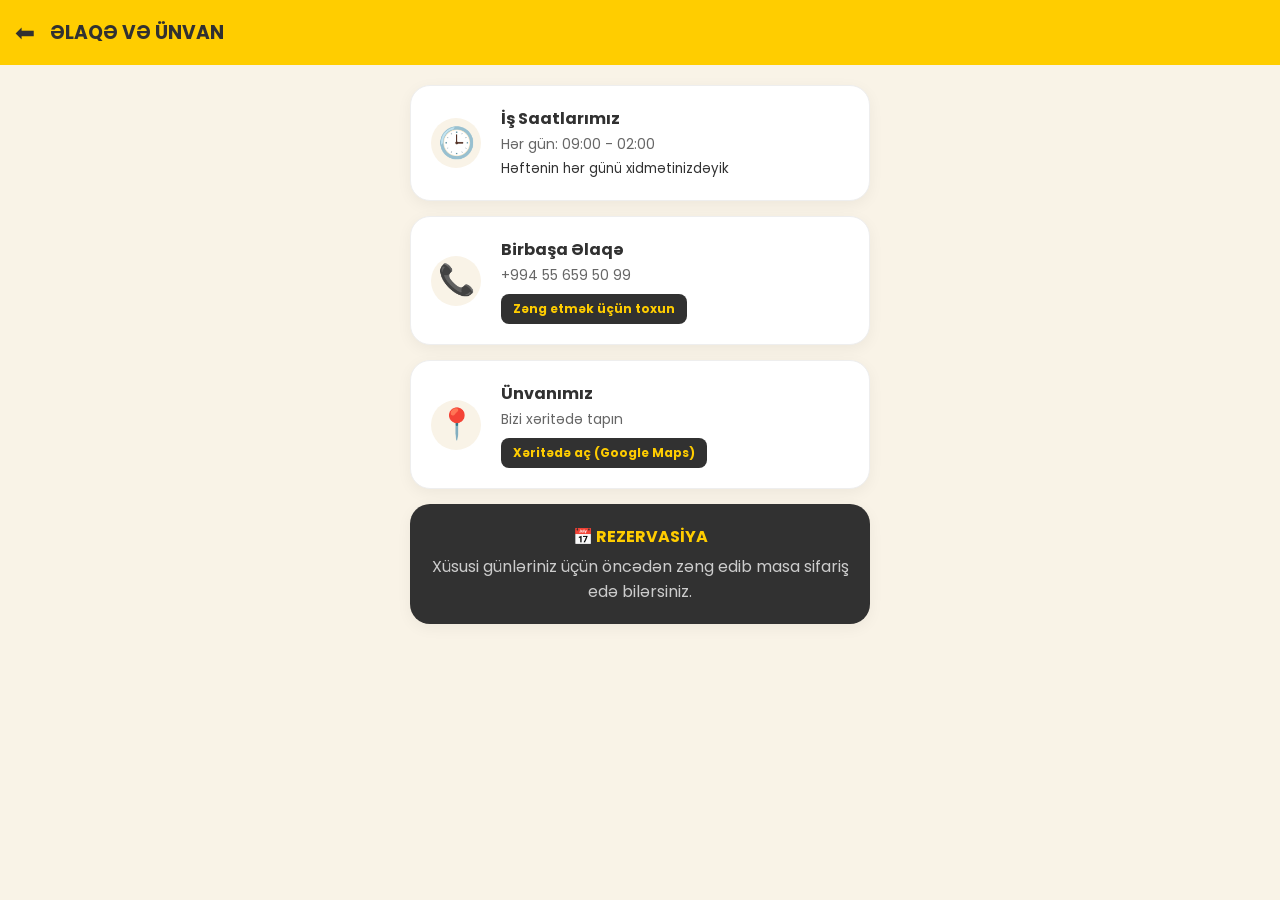
<file: contact.html>
<!DOCTYPE html>
<html lang="az">
<head>
    <meta charset="UTF-8">
    <meta name="viewport" content="width=device-width, initial-scale=1.0">
    <title>Əlaqə - ƏNCİR</title>
    <link rel="stylesheet" href="style.css">
    <link href="https://fonts.googleapis.com/css2?family=Poppins:wght@400;700;900&display=swap" rel="stylesheet">
</head>
<body>
    <header class="mini-header">
        <a href="index.html" class="back-btn">⬅</a>
        <h3>ƏLAQƏ VƏ ÜNVAN</h3>
    </header>

    <div class="contact-wrapper">
        <div class="info-card">
            <div class="card-icon">🕒</div>
            <div class="card-details">
                <h4>İş Saatlarımız</h4>
                <p>Hər gün: 09:00 - 02:00</p>
                <small>Həftənin hər günü xidmətinizdəyik</small>
            </div>
        </div>

        <div class="info-card">
            <div class="card-icon">📞</div>
            <div class="card-details">
                <h4>Birbaşa Əlaqə</h4>
                <p>+994 55 659 50 99</p>
                <a href="tel:+994556595099" class="action-link">Zəng etmək üçün toxun</a>
            </div>
        </div>

        <div class="info-card">
            <div class="card-icon">📍</div>
            <div class="card-details">
                <h4>Ünvanımız</h4>
                <p>Bizi xəritədə tapın</p>
                <a href="https://www.google.com/maps/place/%E2%80%9C%C6%8Fncir%E2%80%9D+restoran%C4%B1/@40.4095534,49.7994896,17z/data=!4m6!3m5!1s0x40308729d05c6a07:0x503de6846ebcbfbe!8m2!3d40.4095534!4d49.8020645!16s%2Fg%2F11pty9ppz5?entry=ttu&g_ep=EgoyMDI2MDQwNi4wIKXMDSoASAFQAw%3D%3D" target="_blank" class="action-link">Xəritədə aç (Google Maps)</a>
            </div>
        </div>

        <div class="info-card special-dark">
            <h4>📅 REZERVASİYA</h4>
            <p>Xüsusi günləriniz üçün öncədən zəng edib masa sifariş edə bilərsiniz.</p>
        </div>
    </div>
</body>
</html>
</file>
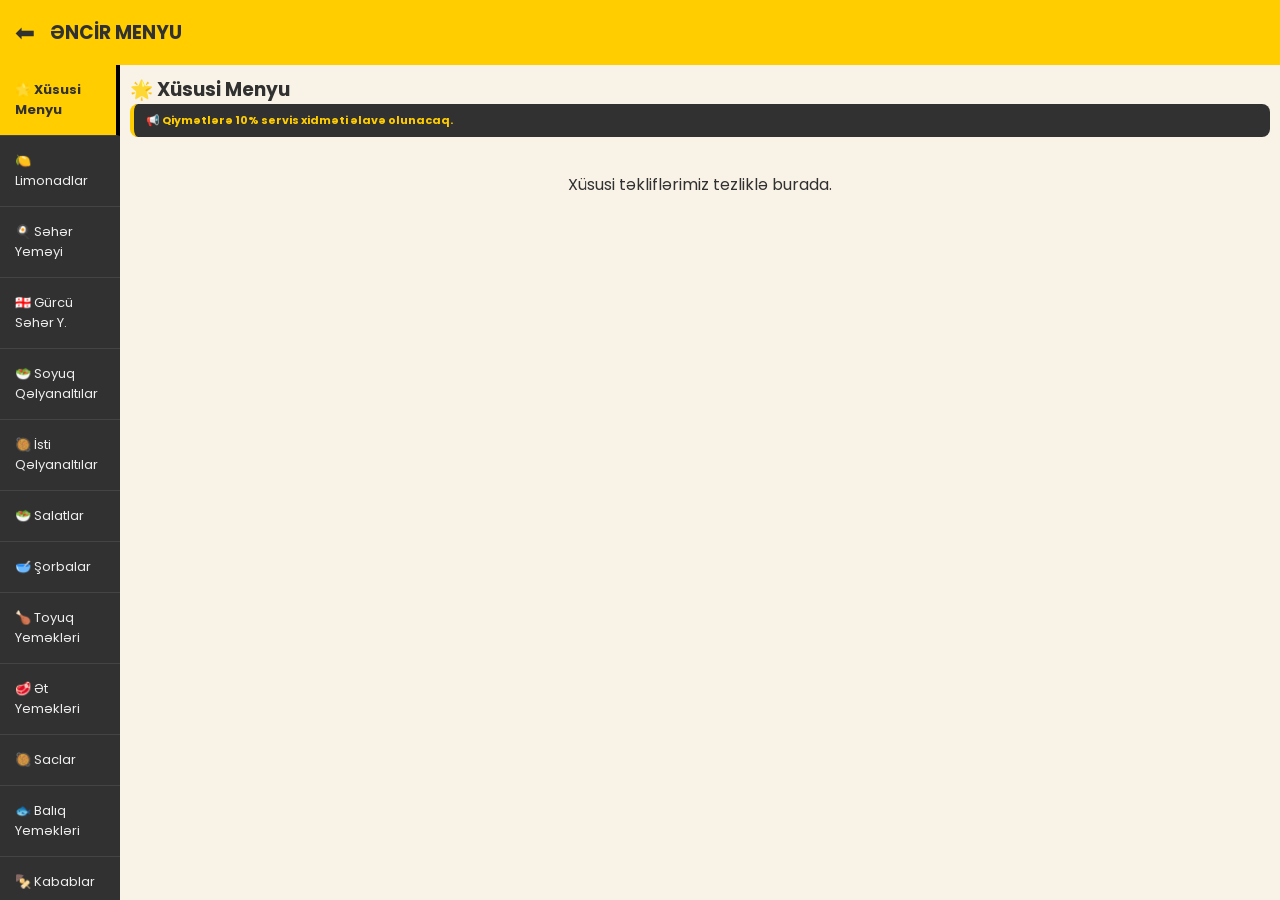
<file: menu.html>
<!DOCTYPE html>
<html lang="az">
<head>
    <meta charset="UTF-8">
    <meta name="viewport" content="width=device-width, initial-scale=1.0, maximum-scale=1.0, user-scalable=no">
    <title>Menyu - ƏNCİR</title>
    <link rel="stylesheet" href="style.css">
    <link href="https://fonts.googleapis.com/css2?family=Poppins:wght@400;600;700&display=swap" rel="stylesheet">
    <style>
        /* EKRA SIDDIRMA VƏ DAŞMA QAYDALARI (SİLMƏ) */
        * { 
            box-sizing: border-box; /* Padding və border-in ölçünü böyütməsini əngəlləyir */
        }
        
        html, body {
            overflow-x: hidden; /* Sağa qaçmanı tamamilə bağlayır */
            width: 100%;
            margin: 0;
            padding: 0;
        }

        .menu-wrapper {
            display: flex;
            width: 100vw;
            overflow: hidden; /* Konteyner daxilində daşmanı əngəlləyir */
        }

        .content {
            flex: 1;
            overflow-y: auto;
            max-width: calc(100% - 120px); /* Sidebar-dan qalan hissəyə məcbur sıxışdırır */
        }

        img {
            max-width: 100%; /* Şəkillər çərçivədən böyük ola bilməz */
            height: auto;
        }

        /* Seçilmiş butonun SARI olması üçün vacib kod */
        .tab-link.active {
            background-color: #FFCD00 !important;
            color: #313131 !important;
            font-weight: bold;
            border-right: 4px solid #000;
        }
        .tab-content { display: none; animation: fadeIn 0.3s ease; }
        @keyframes fadeIn { from { opacity: 0; } to { opacity: 1; } }

        /* Servis haqqı dizaynı */
        .service-info {
            background: #313131;
            color: #FFCD00;
            padding: 8px 12px;
            border-radius: 8px;
            margin-bottom: 15px;
            font-size: 11px;
            font-weight: bold;
            display: flex;
            align-items: center;
            border-left: 4px solid #FFCD00;
        }
    </style>
</head>
<body>

    <header class="mini-header">
        <a href="index.html" class="back-btn">⬅</a>
        <h3 style="color: #313131;">ƏNCİR MENYU</h3>
    </header>

    <div class="menu-wrapper">
        
        <div class="sidebar">
            <button class="tab-link active" onclick="openCat(event, 'xususi')">🌟 Xüsusi Menyu</button>
            <button class="tab-link" onclick="openCat(event, 'limonad')">🍋 Limonadlar</button>
            <button class="tab-link" onclick="openCat(event, 'seher')">🍳 Səhər Yeməyi</button>
            <button class="tab-link" onclick="openCat(event, 'gurcu_seher')">🇬🇪 Gürcü Səhər Y.</button>
            <button class="tab-link" onclick="openCat(event, 'soyuq_qel')">🥗 Soyuq Qəlyanaltılar</button>
            <button class="tab-link" onclick="openCat(event, 'isti_qel')">🥘 İsti Qəlyanaltılar</button>
            <button class="tab-link" onclick="openCat(event, 'salatlar')">🥗 Salatlar</button>
            <button class="tab-link" onclick="openCat(event, 'sorbalar')">🥣 Şorbalar</button>
            <button class="tab-link" onclick="openCat(event, 'toyuq')">🍗 Toyuq Yeməkləri</button>
            <button class="tab-link" onclick="openCat(event, 'et')">🥩 Ət Yeməkləri</button>
            <button class="tab-link" onclick="openCat(event, 'sac')">🥘 Saclar</button>
            <button class="tab-link" onclick="openCat(event, 'baliq')">🐟 Balıq Yeməkləri</button>
            <button class="tab-link" onclick="openCat(event, 'kabablar')">🍢 Kabablar</button>
            <button class="tab-link" onclick="openCat(event, 'xemir')">🥟 Xəmir Yeməkləri</button>
            <button class="tab-link" onclick="openCat(event, 'kuku')">🍳 Kükülər</button>
            <button class="tab-link" onclick="openCat(event, 'plovlar')">🍚 Plovlar</button>
            <button class="tab-link" onclick="openCat(event, 'qarnir')">🍟 Qarnirlər</button>
            <button class="tab-link" onclick="openCat(event, 'pizzalar')">🍕 Pizzalar</button>
            <button class="tab-link" onclick="openCat(event, 'fastfood')">🍟 Fast Food</button>
            <button class="tab-link" onclick="openCat(event, 'burgerler')">🍔 Burgerlər</button>
            <button class="tab-link" onclick="openCat(event, 'pide')">🥙 Lahmacun & Pide</button>
            <button class="tab-link" onclick="openCat(event, 'roll')">🌯 Rol və Dürümlər</button>
            <button class="tab-link" onclick="openCat(event, 'pastalar')">🍝 Pastalar</button>
            <button class="tab-link" onclick="openCat(event, 'gurcu_metbex')">🇬🇪 Gürcü Mətbəxi</button>
            <button class="tab-link" onclick="openCat(event, 'xencel')">🥟 Gürcü Xəngəli</button>
            <button class="tab-link" onclick="openCat(event, 'xacapuri')">🥧 Xaçapurilər</button>
            <button class="tab-link" onclick="openCat(event, 'desertler')">🍰 Desertlər</button>
            <button class="tab-link" onclick="openCat(event, 'cerezer')">🥜 Çərəzlər</button>
            <button class="tab-link" onclick="openCat(event, 'dondurma')">🍦 Dondurmalar</button>
            <button class="tab-link" onclick="openCat(event, 'murebbe')">🍯 Mürəbbələr</button>
            <button class="tab-link" onclick="openCat(event, 'qehveler')">☕ Qəhvələr</button>
            <button class="tab-link" onclick="openCat(event, 'soyuq_cay')">🍹 Soyuq Çaylar</button>
            <button class="tab-link" onclick="openCat(event, 'soyuq_ickiler')">🥤 Soyuq İçkilər</button>
            <button class="tab-link" onclick="openCat(event, 'sireler')">🍊 Təbii Şirələr</button>
            <button class="tab-link" onclick="openCat(event, 'sumuzi')">🥤 Sumuzilər</button>
            <button class="tab-link" onclick="openCat(event, 'kokteyl')">🍹 Kokteyllər</button>
            <button class="tab-link" onclick="openCat(event, 'pive')">🍺 Pivə və Mezələr</button>
        </div>

        <div class="content">

            <div id="xususi" class="tab-content" style="display:block;">
                <h3>🌟 Xüsusi Menyu</h3>
                <div class="service-info">📢 Qiymətlərə 10% servis xidməti əlavə olunacaq.</div>
                <p style="text-align: center; padding: 20px;">Xüsusi təkliflərimiz tezliklə burada.</p>
            </div>

            <div id="limonad" class="tab-content">
                <h3>🍋 Limonadlar / Лимонады</h3>
                <div class="service-info">📢 Qiymətlərə 10% servis xidməti əlavə olunacaq.</div>
                
                <div class="food-item">
                    <div class="food-img-box">🍃</div>
                    <div class="food-details"><div class="food-header"><span class="food-name">Tərxun / Тархун (300 ml)</span><span class="food-price">6.00 AZN</span></div></div>
                </div>
                <div class="food-item">
                    <div class="food-img-box">🍐</div>
                    <div class="food-details"><div class="food-header"><span class="food-name">Armud / Дюшес (300 ml)</span><span class="food-price">6.00 AZN</span></div></div>
                </div>
                <div class="food-item">
                    <div class="food-img-box">🍉</div>
                    <div class="food-details"><div class="food-header"><span class="food-name">Qarpız / Арбуз (300 ml)</span><span class="food-price">6.00 AZN</span></div></div>
                </div>
                <div class="food-item">
                    <div class="food-img-box">🍒</div>
                    <div class="food-details"><div class="food-header"><span class="food-name">Giləmeyvə / Ягодный (300 ml)</span><span class="food-price">6.00 AZN</span></div></div>
                </div>
                <div class="food-item">
                    <div class="food-img-box">🥭</div>
                    <div class="food-details"><div class="food-header"><span class="food-name">Manqo / Манго (300 ml)</span><span class="food-price">6.00 AZN</span></div></div>
                </div>
                <div class="food-item">
                    <div class="food-img-box">🌴</div>
                    <div class="food-details"><div class="food-header"><span class="food-name">Marakuya / Маракуйя (300 ml)</span><span class="food-price">6.00 AZN</span></div></div>
                </div>
                <div class="food-item">
                    <div class="food-img-box">🫐</div>
                    <div class="food-details"><div class="food-header"><span class="food-name">Zirinc / Барбарис (300 ml)</span><span class="food-price">6.00 AZN</span></div></div>
                </div>
                <div class="food-item">
                    <div class="food-img-box">🌿</div>
                    <div class="food-details"><div class="food-header"><span class="food-name">Reyhan / Базилик (300 ml)</span><span class="food-price">6.00 AZN</span></div></div>
                </div>
                <div class="food-item">
                    <div class="food-img-box">🍓</div>
                    <div class="food-details"><div class="food-header"><span class="food-name">Çiyələk / Клубника (300 ml)</span><span class="food-price">6.00 AZN</span></div></div>
                </div>
                <div class="food-item">
                    <div class="food-img-box">🍊</div>
                    <div class="food-details"><div class="food-header"><span class="food-name">Portağal / Апельсин (300 ml)</span><span class="food-price">6.00 AZN</span></div></div>
                </div>
                <div class="food-item">
                    <div class="food-img-box">🍦</div>
                    <div class="food-details"><div class="food-header"><span class="food-name">Vanil / Ваниль (300 ml)</span><span class="food-price">6.00 AZN</span></div></div>
                </div>
                <div class="food-item">
                    <div class="food-img-box">🟣</div>
                    <div class="food-details"><div class="food-header"><span class="food-name">Bənövşə / Фиалка (300 ml)</span><span class="food-price">6.00 AZN</span></div></div>
                </div>
                <div class="food-item">
                    <div class="food-img-box">🌵</div>
                    <div class="food-details"><div class="food-header"><span class="food-name">Aloe / Алоэ (300 ml)</span><span class="food-price">6.00 AZN</span></div></div>
                </div>
                <div class="food-item">
                    <div class="food-img-box">🍍</div>
                    <div class="food-details"><div class="food-header"><span class="food-name">Ananas / Ананас (300 ml)</span><span class="food-price">6.00 AZN</span></div></div>
                </div>
                <div class="food-item">
                    <div class="food-img-box"> kiwi </div>
                    <div class="food-details"><div class="food-header"><span class="food-name">Kivi / Киви (300 ml)</span><span class="food-price">6.00 AZN</span></div></div>
                </div>
                <div class="food-item">
                    <div class="food-img-box">🍎</div>
                    <div class="food-details"><div class="food-header"><span class="food-name">Alma / Яблоко (300 ml)</span><span class="food-price">6.00 AZN</span></div></div>
                </div>
                <div class="food-item">
                    <div class="food-img-box">🟢</div>
                    <div class="food-details"><div class="food-header"><span class="food-name">Feyxoa / Фейхоа (300 ml)</span><span class="food-price">6.00 AZN</span></div></div>
                </div>
                <div class="food-item">
                    <div class="food-img-box">🍋</div>
                    <div class="food-details"><div class="food-header"><span class="food-name">Limon / Лимон (300 ml)</span><span class="food-price">6.00 AZN</span></div></div>
                </div>
            </div>

            <div id="seher" class="tab-content">
                <h3 style="margin-bottom: 15px;">🍳 Səhər Yeməyi</h3>
                <div class="service-info">📢 Qiymətlərə 10% servis xidməti əlavə olunacaq.</div>
                <div class="food-item" style="border: 2px solid #FFCD00; border-radius: 12px; padding: 15px; margin-bottom: 15px; display: flex; flex-direction: column; align-items: center;">
                    <div style="width: 100%; max-width: 350px; margin-bottom: 15px;">
                        <img src="seher-yemeyi.png" alt="Əncir Səhər Seti" style="width: 100%; max-width: 400px; height: auto; border-radius: 12px; border: 2px solid #FFCD00; display: block;">
                    </div>
                    <div class="food-details" style="width: 100%;">
                        <div class="food-header" style="display: flex; justify-content: space-between; align-items: center; margin-bottom: 10px;">
                            <span class="food-name" style="font-size: 1.1rem; color: #d35400; font-weight: bold;">ƏNCİR SƏHƏR SETİ (2 nəfərlik)</span>
                            <span class="food-price" style="background: #313131; color: #FFCD00; padding: 4px 10px; border-radius: 8px; font-weight: 900;">30.00 AZN</span>
                        </div>
                        <div class="food-desc" style="font-size: 13px; color: #333; line-height: 1.5;">
                            <strong>Tərkibi:</strong> Pomidor, xiyar, bal, qaymaq, şor, 4 növ pendir, sosis (Halal), 
                            2 növ kolbasa (Halal), kərə yağı, əncir mürəbbəsi, zeytun (qara və yaşıl), 
                            mövsüm meyvələri, fındıq əzməsi, vafli, siqara börəyi, şokolad yağı (Nutella), fəsəli, südlü aş (sütlac).
                            <br><br>
                            <strong>Əsas yemək (2 seçim):</strong> Pomidor-yumurta, sucuqlu yumurta, qayğanaq, kükü və ya göz yumurta.
                            <br><br>
                            <span style="display: block; text-align: center; color: #27ae60; font-weight: bold; background: #e8f5e9; padding: 8px; border-radius: 6px; border: 1px solid #27ae60;">✨ Çay və çörək limitsizdir!</span>
                        </div>
                        <div style="margin: 15px 0; border-top: 1px dashed #ccc;"></div>
                        <div class="food-desc" style="font-style: italic; font-size: 12px; color: #666;">
                            <strong>ИНЖИР УТРЕННИЙ СЕТ (на двоих):</strong> 
                            Помидоры, огурцы, мед, сливки, творог, 4 вида сыра, сосиски (Халяль), 
                            2 вида колбасы (Халяль), сливочное масло, инжирное варенье, оливки, сезонные фрукты, 
                            ореховая паста, вафли, сигара борек, Нутелла, фасали, сютлач.
                            <br>
                            <strong>Основное блюдо (2 на выбор):</strong> Яичница с помидорами, с колбасой, омлет, кюкю или глазунья. Чай и хлеб без лимита.
                        </div>
                    </div>
                </div>
            </div>

            <div id="gurcu_seher" class="tab-content"><h3>🇬🇪 Gürcü Səhər Y.</h3><div class="service-info">📢 Qiymətlərə 10% servis xidməti əlavə olunacaq.</div></div>
            <div id="soyuq_qel" class="tab-content"><h3>🥗 Soyuq Qəlyanaltılar</h3><div class="service-info">📢 Qiymətlərə 10% servis xidməti əlavə olunacaq.</div></div>
            <div id="isti_qel" class="tab-content"><h3>🥘 İsti Qəlyanaltılar</h3><div class="service-info">📢 Qiymətlərə 10% servis xidməti əlavə olunacaq.</div></div>
            <div id="salatlar" class="tab-content"><h3>🥗 Salatlar</h3><div class="service-info">📢 Qiymətlərə 10% servis xidməti əlavə olunacaq.</div></div>
            <div id="sorbalar" class="tab-content"><h3>🥣 Şorbalar</h3><div class="service-info">📢 Qiymətlərə 10% servis xidməti əlavə olunacaq.</div></div>
            <div id="toyuq" class="tab-content"><h3>🍗 Toyuq Yeməkləri</h3><div class="service-info">📢 Qiymətlərə 10% servis xidməti əlavə olunacaq.</div></div>
            <div id="et" class="tab-content"><h3>🥩 Ət Yeməkləri</h3><div class="service-info">📢 Qiymətlərə 10% servis xidməti əlavə olunacaq.</div></div>
            <div id="sac" class="tab-content"><h3>🥘 Saclar</h3><div class="service-info">📢 Qiymətlərə 10% servis xidməti əlavə olunacaq.</div></div>
            <div id="baliq" class="tab-content"><h3>🐟 Balıq Yeməkləri</h3><div class="service-info">📢 Qiymətlərə 10% servis xidməti əlavə olunacaq.</div></div>
            <div id="kabablar" class="tab-content"><h3>🍢 Kabablar</h3><div class="service-info">📢 Qiymətlərə 10% servis xidməti əlavə olunacaq.</div></div>
            <div id="xemir" class="tab-content"><h3>🥟 Xəmir Yeməkləri</h3><div class="service-info">📢 Qiymətlərə 10% servis xidməti əlavə olunacaq.</div></div>
            <div id="kuku" class="tab-content"><h3>🍳 Kükülər</h3><div class="service-info">📢 Qiymətlərə 10% servis xidməti əlavə olunacaq.</div></div>
            <div id="plovlar" class="tab-content"><h3>🍚 Plovlar</h3><div class="service-info">📢 Qiymətlərə 10% servis xidməti əlavə olunacaq.</div></div>
            <div id="qarnir" class="tab-content"><h3>🍟 Qarnirlər</h3><div class="service-info">📢 Qiymətlərə 10% servis xidməti əlavə olunacaq.</div></div>
            <div id="pizzalar" class="tab-content"><h3>🍕 Pizzalar</h3><div class="service-info">📢 Qiymətlərə 10% servis xidməti əlavə olunacaq.</div></div>
            <div id="fastfood" class="tab-content"><h3>🍟 Fast Food</h3><div class="service-info">📢 Qiymətlərə 10% servis xidməti əlavə olunacaq.</div></div>
            <div id="burgerler" class="tab-content"><h3>🍔 Burgerlər</h3><div class="service-info">📢 Qiymətlərə 10% servis xidməti əlavə olunacaq.</div></div>
            <div id="pide" class="tab-content"><h3>🥙 Lahmacun & Pide</h3><div class="service-info">📢 Qiymətlərə 10% servis xidməti əlavə olunacaq.</div></div>
            <div id="roll" class="tab-content"><h3>🌯 Rol və Dürümlər</h3><div class="service-info">📢 Qiymətlərə 10% servis xidməti əlavə olunacaq.</div></div>
            <div id="pastalar" class="tab-content"><h3>🍝 Pastalar</h3><div class="service-info">📢 Qiymətlərə 10% servis xidməti əlavə olunacaq.</div></div>
            <div id="gurcu_metbex" class="tab-content"><h3>🇬🇪 Gürcü Mətbəxi</h3><div class="service-info">📢 Qiymətlərə 10% servis xidməti əlavə olunacaq.</div></div>
            <div id="xencel" class="tab-content"><h3>🥟 Gürcü Xəngəli</h3><div class="service-info">📢 Qiymətlərə 10% servis xidməti əlavə olunacaq.</div></div>
            <div id="xacapuri" class="tab-content"><h3>🥧 Xaçapurilər</h3><div class="service-info">📢 Qiymətlərə 10% servis xidməti əlavə olunacaq.</div></div>
            <div id="desertler" class="tab-content"><h3>🍰 Desertlər</h3><div class="service-info">📢 Qiymətlərə 10% servis xidməti əlavə olunacaq.</div></div>
            <div id="cerezer" class="tab-content"><h3>🥜 Çərəzlər</h3><div class="service-info">📢 Qiymətlərə 10% servis xidməti əlavə olunacaq.</div></div>
            <div id="dondurma" class="tab-content"><h3>🍦 Dondurmalar</h3><div class="service-info">📢 Qiymətlərə 10% servis xidməti əlavə olunacaq.</div></div>
            <div id="murebbe" class="tab-content"><h3>🍯 Mürəbbələr</h3><div class="service-info">📢 Qiymətlərə 10% servis xidməti əlavə olunacaq.</div></div>
            <div id="qehveler" class="tab-content"><h3>☕ Qəhvələr</h3><div class="service-info">📢 Qiymətlərə 10% servis xidməti əlavə olunacaq.</div></div>
            <div id="soyuq_cay" class="tab-content"><h3>🍹 Soyuq Çaylar</h3><div class="service-info">📢 Qiymətlərə 10% servis xidməti əlavə olunacaq.</div></div>
            <div id="soyuq_ickiler" class="tab-content"><h3>🥤 Soyuq İçkilər</h3><div class="service-info">📢 Qiymətlərə 10% servis xidməti əlavə olunacaq.</div></div>
            <div id="sireler" class="tab-content"><h3>🍊 Təbii Şirələr</h3><div class="service-info">📢 Qiymətlərə 10% servis xidməti əlavə olunacaq.</div></div>
            <div id="sumuzi" class="tab-content"><h3>🥤 Sumuzilər</h3><div class="service-info">📢 Qiymətlərə 10% servis xidməti əlavə olunacaq.</div></div>
            <div id="kokteyl" class="tab-content"><h3>🍹 Kokteyllər</h3><div class="service-info">📢 Qiymətlərə 10% servis xidməti əlavə olunacaq.</div></div>
            <div id="pive" class="tab-content"><h3>🍺 Pivə və Mezələr</h3><div class="service-info">📢 Qiymətlərə 10% servis xidməti əlavə olunacaq.</div></div>

        </div>
    </div>

    <script>
        function openCat(evt, catName) {
            var i, tabcontent, tablinks;
            tabcontent = document.getElementsByClassName("tab-content");
            for (i = 0; i < tabcontent.length; i++) {
                tabcontent[i].style.display = "none";
            }
            tablinks = document.getElementsByClassName("tab-link");
            for (i = 0; i < tablinks.length; i++) {
                tablinks[i].classList.remove("active");
            }
            document.getElementById(catName).style.display = "block";
            evt.currentTarget.classList.add("active");
            document.querySelector('.content').scrollTop = 0;
        }
    </script>
</body>
</html>
</file>
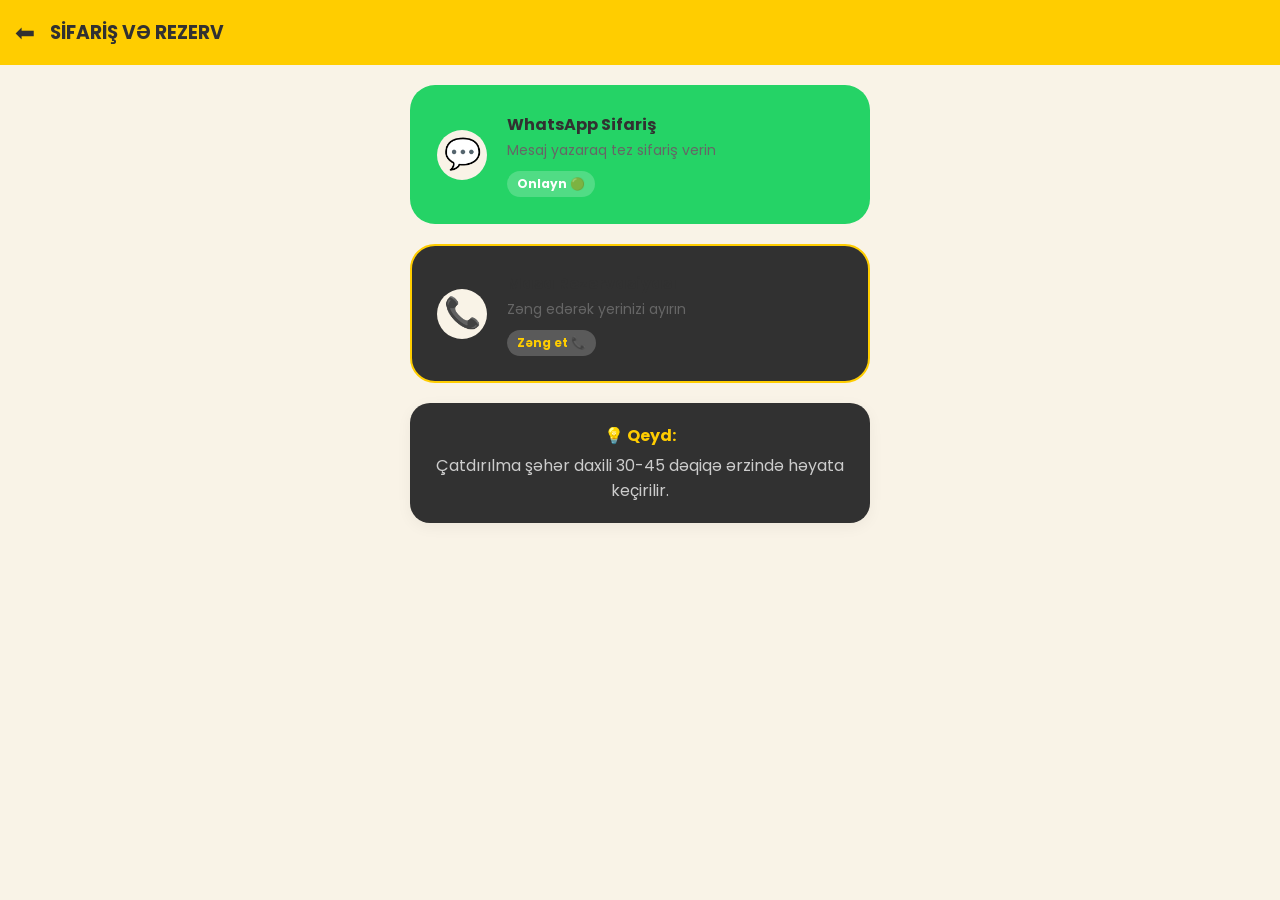
<file: order.html>
<!DOCTYPE html>
<html lang="az">
<head>
    <meta charset="UTF-8">
    <meta name="viewport" content="width=device-width, initial-scale=1.0">
    <title>Sifariş - ƏNCİR</title>
    <link rel="stylesheet" href="style.css">
    <link href="https://fonts.googleapis.com/css2?family=Poppins:wght@400;700;900&display=swap" rel="stylesheet">
</head>
<body>
    <header class="mini-header">
        <a href="index.html" class="back-btn">⬅</a>
        <h3>SİFARİŞ VƏ REZERV</h3>
    </header>

    <div class="contact-wrapper">
        <a href="https://wa.me/994556595099?text=Salam,%20sifariş%20vermək%20istəyirəm." target="_blank" class="order-card whatsapp-style">
            <div class="card-icon">💬</div>
            <div class="card-details">
                <h4>WhatsApp Sifariş</h4>
                <p>Mesaj yazaraq tez sifariş verin</p>
                <span class="order-status">Onlayn 🟢</span>
            </div>
        </a>

        <a href="tel:+994556595099" class="order-card call-style">
            <div class="card-icon">📞</div>
            <div class="card-details">
                <h4>Masa Rezervasiyası</h4>
                <p>Zəng edərək yerinizi ayırın</p>
                <span class="order-status">Zəng et 📞</span>
            </div>
        </a>

        <div class="info-card special-dark">
            <h4>💡 Qeyd:</h4>
            <p>Çatdırılma şəhər daxili 30-45 dəqiqə ərzində həyata keçirilir.</p>
        </div>
    </div>
</body>
</html>
</file>
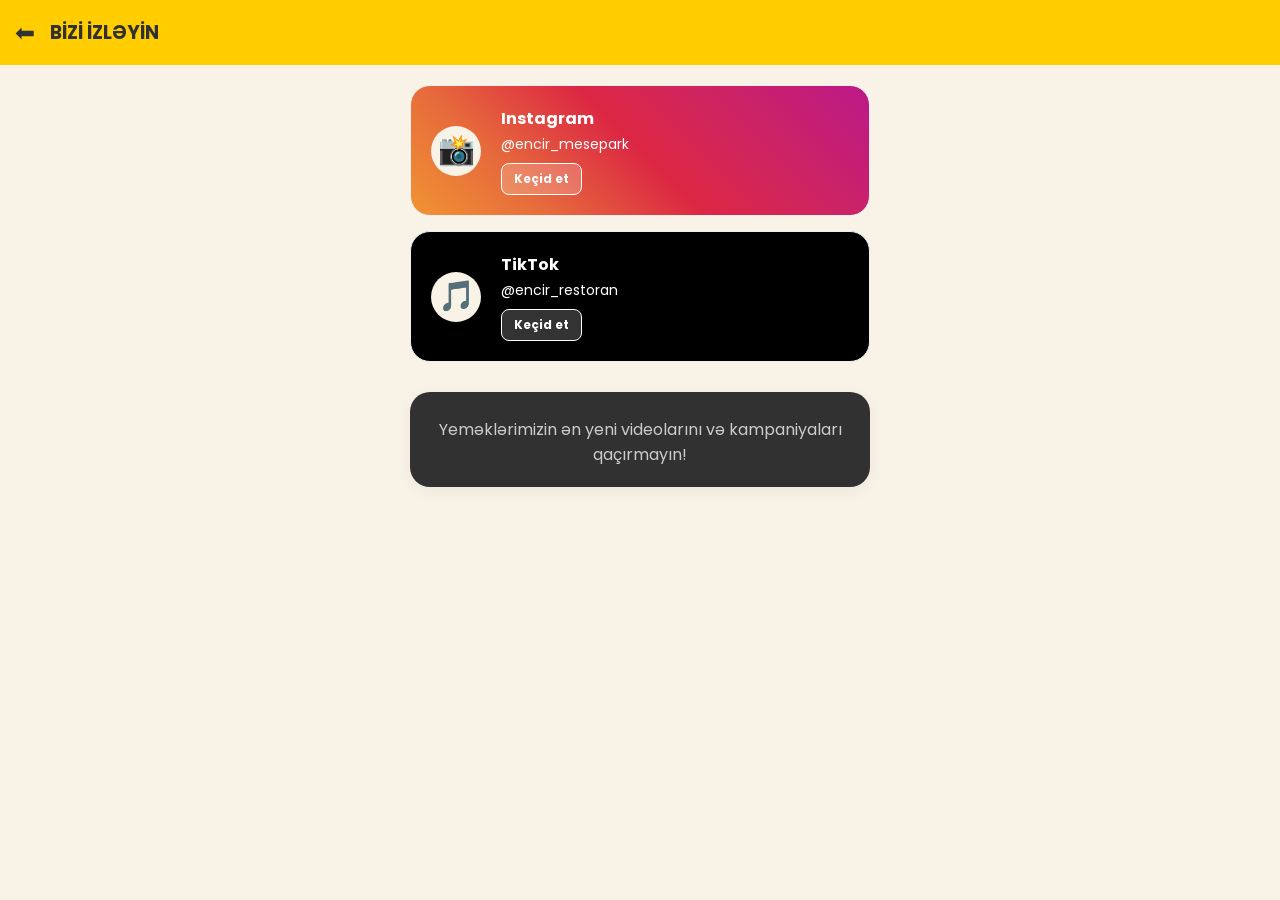
<file: social.html>
<!DOCTYPE html>
<html lang="az">
<head>
    <meta charset="UTF-8">
    <meta name="viewport" content="width=device-width, initial-scale=1.0">
    <title>Sosial Media - ƏNCİR</title>
    <link rel="stylesheet" href="style.css">
    <link href="https://fonts.googleapis.com/css2?family=Poppins:wght@400;700;900&display=swap" rel="stylesheet">
</head>
<body>
    <header class="mini-header">
        <a href="index.html" class="back-btn">⬅</a>
        <h3>BİZİ İZLƏYİN</h3>
    </header>

    <div class="contact-wrapper">
        <a href="https://www.instagram.com/encir_mesepark/" target="_blank" class="social-card instagram">
            <div class="card-icon">📸</div>
            <div class="card-details">
                <h4>Instagram</h4>
                <p>@encir_mesepark</p>
                <span class="action-link">Keçid et</span>
            </div>
        </a>

        <a href="https://www.tiktok.com/@encir_restoran" target="_blank" class="social-card tiktok">
            <div class="card-icon">🎵</div>
            <div class="card-details">
                <h4>TikTok</h4>
                <p>@encir_restoran</p>
                <span class="action-link">Keçid et</span>
            </div>
        </a>

        <div class="info-card special-dark" style="margin-top: 30px;">
            <p>Yeməklərimizin ən yeni videolarını və kampaniyaları qaçırmayın!</p>
        </div>
    </div>
</body>
</html>
</file>
<file: style.css>
* { margin: 0; padding: 0; box-sizing: border-box; font-family: 'Poppins', sans-serif; }
body { background-color: #F9F3E7; color: #313131; }

/* HEADER */
.main-header {
    background-color: #FFCD00;
    height: 200px;
    display: flex;
    justify-content: center;
    align-items: center;
    border-bottom: 6px solid #313131;
    border-bottom-left-radius: 40px; border-bottom-right-radius: 40px;
    margin-bottom: 30px;
}
.logo-wrapper { text-align: center; }
.logo-text-top { font-size: 50px; font-weight: 900; letter-spacing: 5px; display: block; line-height: 1; }
.sub-text { font-size: 14px; font-weight: 700; letter-spacing: 3px; text-transform: uppercase; }

/* DÜYMƏLƏR */
.main-container { padding: 0 20px; max-width: 450px; margin: 0 auto; }
.main-btn {
    display: flex; align-items: center;
    background: #313131; text-decoration: none;
    padding: 18px; border-radius: 20px;
    margin-bottom: 15px; border-left: 10px solid #FFCD00;
    min-height: 90px;
}
.btn-icon { font-size: 25px; min-width: 45px; text-align: center; }
.btn-content { display: flex; flex-direction: column; margin-left: 10px; }
.btn-text { color: #FFCD00; font-weight: 700; font-size: 18px; text-transform: uppercase; }
.btn-desc { color: #aaa; font-size: 12px; margin-top: 2px; }

/* MENYU SƏHİFƏSİ (SOL-SAĞ) */
.mini-header { background-color: #FFCD00; padding: 15px; display: flex; align-items: center; }
.back-btn { text-decoration: none; font-size: 24px; color: #313131; margin-right: 15px; }

.menu-wrapper { 
    display: flex; 
    height: calc(100vh - 65px); 
    width: 100vw; 
    overflow: hidden; 
}

.sidebar { 
    width: 120px; 
    flex-shrink: 0; 
    overflow-y: auto; 
    background-color: #313131 !important; /* Sidebar tünd qaldı */
}

.tab-link { 
    width: 100%; 
    padding: 15px; 
    border: none; 
    background: #313131 !important; /* Düymələr tünd */
    color: #eee !important; 
    text-align: left; 
    font-size: 13px; 
    border-bottom: 1px solid #444; 
    cursor: pointer;
}

.tab-link.active { 
    background-color: #FFCD00 !important; /* Seçiləndə sarı */
    color: #313131 !important; 
    font-weight: 700; 
}

.content { 
    flex-grow: 1; 
    overflow-y: auto; 
    padding: 10px; 
    width: calc(100% - 120px); 
    background-color: #F9F3E7;
}

.tab-content { display: none; } 

/* --- ƏLAQƏ SƏHİFƏSİ STİLLƏRİ --- */
.contact-wrapper {
    padding: 20px;
    max-width: 500px;
    margin: 0 auto;
    animation: fadeIn 0.5s ease;
}

.info-card {
    background: #fff;
    border-radius: 20px;
    padding: 20px;
    margin-bottom: 15px;
    display: flex;
    align-items: center;
    box-shadow: 0 4px 15px rgba(0,0,0,0.05);
    border: 1px solid #eee;
}

.card-icon {
    font-size: 24px;
    min-width: 50px;
    height: 50px;
    background: #f9f3e7;
    display: flex;
    align-items: center;
    justify-content: center;
    border-radius: 50%;
    margin-right: 15px;
}

.card-details h4 {
    font-size: 16px;
    color: #313131;
    margin-bottom: 3px;
}

.card-details p {
    font-size: 14px;
    color: #666;
}

.action-link {
    display: inline-block;
    margin-top: 8px;
    background: #313131;
    color: #FFCD00;
    text-decoration: none;
    padding: 6px 12px;
    border-radius: 8px;
    font-size: 12px;
    font-weight: 700;
}

.special-dark {
    background: #313131;
    color: #FFCD00;
    flex-direction: column;
    text-align: center;
    border: none;
}

.special-dark p {
    color: #ccc;
    margin-top: 5px;
}

@keyframes fadeIn {
    from { opacity: 0; transform: translateY(10px); }
    to { opacity: 1; transform: translateY(0); }
}

/* --- SOSİAL MEDİA SƏHİFƏSİ --- */
.social-card {
    display: flex;
    align-items: center;
    padding: 20px;
    border-radius: 20px;
    margin-bottom: 15px;
    text-decoration: none;
    transition: 0.3s;
    border: 1px solid #eee;
}

.social-card:active { transform: scale(0.95); }

.instagram { background: linear-gradient(45deg, #f09433 0%, #e6683c 25%, #dc2743 50%, #cc2366 75%, #bc1888 100%); color: white; }
.tiktok { background: #000000; color: white; }

.instagram .card-details h4, .instagram .card-details p,
.tiktok .card-details h4, .tiktok .card-details p {
    color: white;
}

.instagram .action-link, .tiktok .action-link {
    background: rgba(255,255,255,0.2);
    color: white;
    border: 1px solid white;
}

.card-icon {
    font-size: 30px;
    margin-right: 20px;
}

/* --- SİFARİŞ SƏHİFƏSİ --- */
.order-card {
    display: flex;
    align-items: center;
    padding: 25px;
    border-radius: 25px;
    margin-bottom: 20px;
    text-decoration: none;
    border: 2px solid transparent;
    transition: 0.3s;
}

.whatsapp-style {
    background-color: #25D366;
    color: white;
}

.call-style {
    background-color: #313131;
    border: 2px solid #FFCD00;
    color: #FFCD00;
}

.order-status {
    display: inline-block;
    margin-top: 10px;
    font-size: 12px;
    background: rgba(255, 255, 255, 0.2);
    padding: 4px 10px;
    border-radius: 20px;
    font-weight: bold;
}

/* YEMƏK KARTLARI DİZAYNI */
.food-item {
    display: flex;
    background: white;
    padding: 12px;
    border-radius: 15px;
    margin-bottom: 12px;
    box-shadow: 0 2px 8px rgba(0,0,0,0.04);
    align-items: center;
}

.food-img-box {
    width: 60px;
    height: 60px;
    background: #f9f3e7;
    border-radius: 12px;
    display: flex;
    align-items: center;
    justify-content: center;
    font-size: 24px;
    margin-right: 12px;
}

.food-header {
    display: flex;
    justify-content: space-between;
    align-items: center;
    width: 100%;
}

.food-name {
    font-weight: 700;
    font-size: 15px;
    color: #313131;
}

.food-price {
    font-weight: 900;
    color: #313131;
    font-size: 14px;
    background: #FFCD00;
    padding: 2px 8px;
    border-radius: 6px;
}

/* --- YENİ LOQO VƏ ANA SƏHİFƏ ÜÇÜN ƏLAVƏLƏR --- */
.logo-custom-wrap {
    display: inline-flex;
    align-items: center;
    justify-content: center;
    position: relative;
    padding: 0 45px;
    margin-bottom: 20px;
    animation: pulseLogo 3s infinite ease-in-out;
}

.logo-text-box {
    display: flex;
    flex-direction: column;
    align-items: center;
}

.logo-title-encir {
    font-size: 32px;
    font-weight: 800;
    color: #FFCD00;
    text-transform: uppercase;
    letter-spacing: 3px;
    margin: 0;
}

.logo-subtitle-rest {
    background-color: #000;
    color: #fff;
    font-size: 11px;
    font-weight: 600;
    text-transform: uppercase;
    letter-spacing: 2px;
    padding: 3px 15px;
    border-radius: 50px;
    margin-top: 2px;
}

.logo-custom-wrap::before,
.logo-custom-wrap::after {
    content: '';
    position: absolute;
    width: 30px;
    height: 40px;
    background-size: contain;
    background-repeat: no-repeat;
    background-image: url('data:image/svg+xml;utf8,<svg xmlns="http://www.w3.org/2000/svg" viewBox="0 0 100 150"><path fill="%23FFCD00" d="M20,10 C10,10 0,20 0,40 C0,60 10,70 20,70 L20,10 Z M20,80 C10,80 0,90 0,110 C0,130 10,140 20,140 L20,80 Z"/></svg>');
}

.logo-custom-wrap::before { left: 0; }
.logo-custom-wrap::after { right: 0; transform: rotate(180deg); }

@keyframes pulseLogo {
    0%, 100% { transform: scale(1); }
    50% { transform: scale(1.05); }
}

.home-body {
    background: linear-gradient(rgba(0,0,0,0.6), rgba(0,0,0,0.6)), url('https://images.unsplash.com/photo-1517248135467-4c7edcad34c4?q=80&w=2070&auto=format&fit=crop') no-repeat center center fixed;
    background-size: cover;
    height: 100vh;
    display: flex;
    justify-content: center;
    align-items: center;
    color: white;
}

.menu-button {
    display: inline-block;
    background-color: #FFCD00;
    color: #000;
    padding: 15px 40px;
    border-radius: 50px;
    text-decoration: none;
    font-weight: 700;
    margin-top: 20px !important;
    box-shadow: 0 5px 15px rgba(255, 205, 0, 0.3);
}

.home-container h2 {
    margin-top: 40px !important;
    margin-bottom: 40px !important;
    display: block !important;
    line-height: 1.5;
}

.section-service-info {
    background: rgba(255, 205, 0, 0.1);
    color: #313131;
    font-size: 12px;
    font-weight: 600;
    padding: 8px 12px;
    border-radius: 8px;
    border-left: 4px solid #FFCD00;
    margin-bottom: 20px;
    display: flex;
    align-items: center;
    gap: 8px;
}

html, body {
    overflow-x: hidden;
    width: 100%;
    margin: 0;
    padding: 0;
}

img {
    max-width: 100%;
    height: auto;
    display: block;
}
</file>
